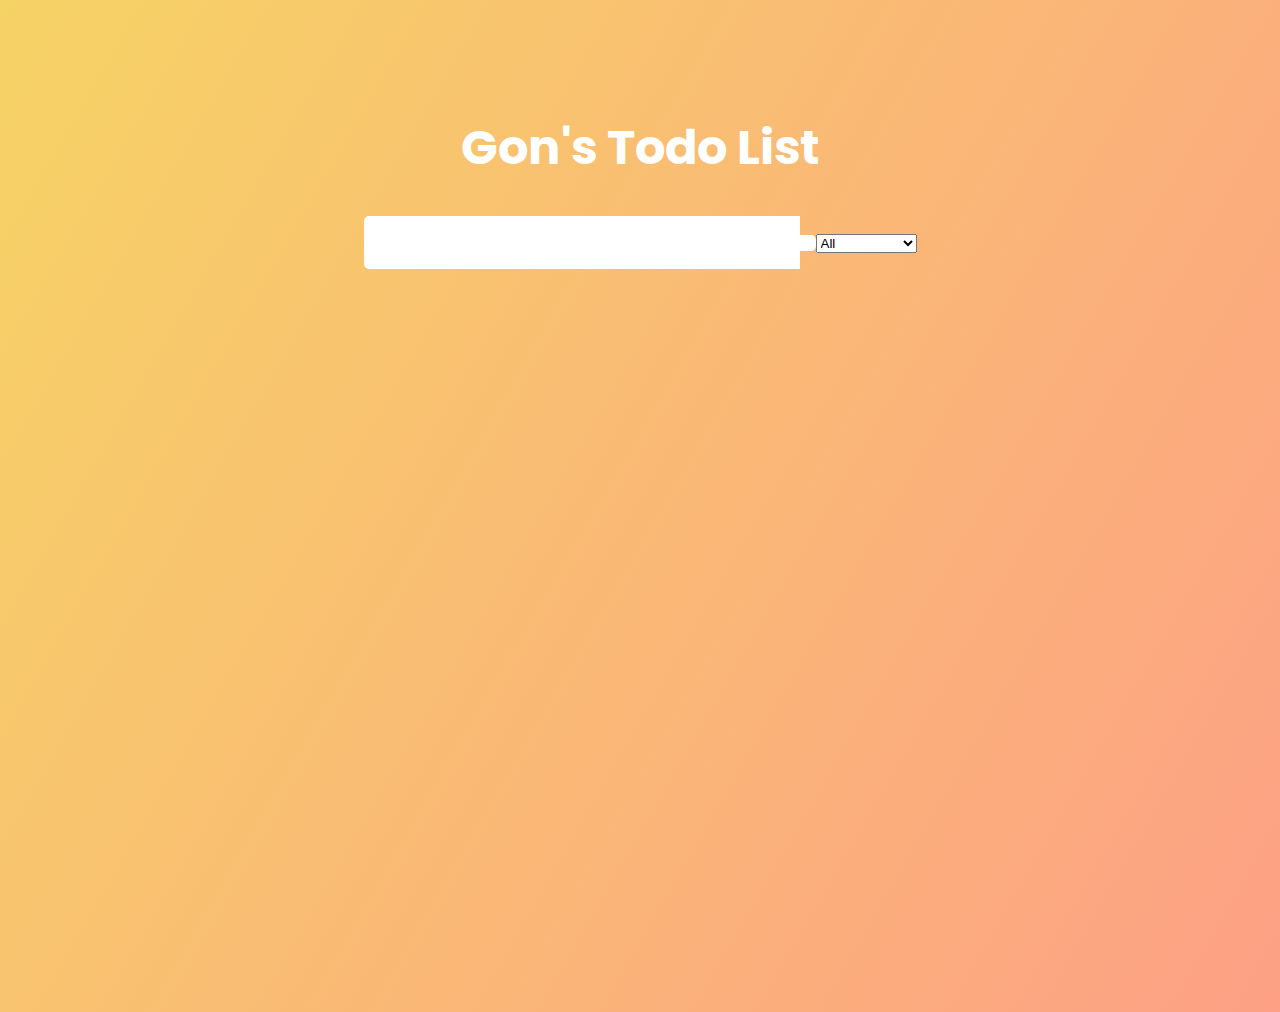
<file: 03.Todo-List/index.html>
<!DOCTYPE html>
<html lang="en">
  <head>
    <meta charset="UTF-8" />
    <meta name="viewport" content="width=device-width, initial-scale=1.0" />
    <link rel="preconnect" href="https://fonts.gstatic.com" />
    <link
      href="https://fonts.googleapis.com/css2?family=Poppins:wght@300;400;500&display=swap"
      rel="stylesheet"
    />
    <link
      rel="stylesheet"
      href="https://cdnjs.cloudflare.com/ajax/libs/font-awesome/5.15.1/css/all.min.css"
      integrity="sha512-+4zCK9k+qNFUR5X+cKL9EIR+ZOhtIloNl9GIKS57V1MyNsYpYcUrUeQc9vNfzsWfV28IaLL3i96P9sdNyeRssA=="
      crossorigin="anonymous"
    />
    <link rel="stylesheet" href="style.css" />
    <title>Todo App</title>
  </head>
  <body>
    <header>
      <h1>Gon's Todo List</h1>
    </header>

    <form>
      <input type="text" name="todo" class="todo-input" />
      <button class="todo-button" type="submit">
        <i class="fas fa-plus-square"></i>
      </button>

      <div class="select">
        <select name="todos" class="filter-todo">
          <option value="all">All</option>
          <option value="completed">Completed</option>
          <option value="uncompleted">Uncompleted</option>
        </select>
      </div>
    </form>

    <div class="todo-container">
      <ul class="todo-list"></ul>
    </div>

    <script src="app.js"></script>
  </body>
</html>
</file>
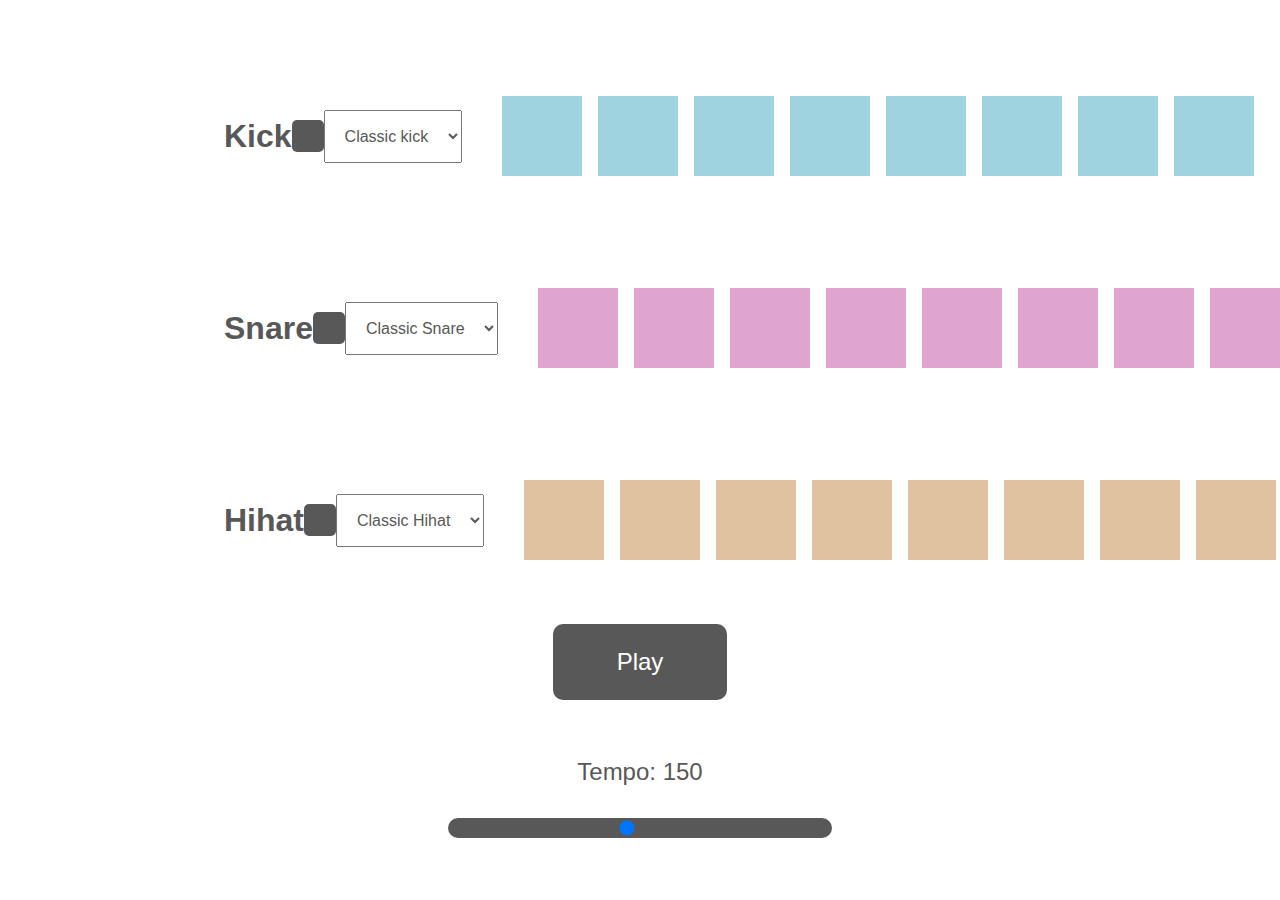
<file: 06.Beatmaker/index.html>
<!DOCTYPE html>
<html lang="en">
  <head>
    <meta charset="UTF-8" />
    <meta name="viewport" content="width=device-width, initial-scale=1.0" />
    <link
      rel="stylesheet"
      href="https://cdnjs.cloudflare.com/ajax/libs/font-awesome/5.15.1/css/all.min.css"
      integrity="sha512-+4zCK9k+qNFUR5X+cKL9EIR+ZOhtIloNl9GIKS57V1MyNsYpYcUrUeQc9vNfzsWfV28IaLL3i96P9sdNyeRssA=="
      crossorigin="anonymous"
    />
    <link rel="stylesheet" href="./style.css" />

    <title>Beatmaker</title>
  </head>
  <body>
    <div class="sequencer">
      <div class="kick-track">
        <div class="controls">
          <h1>Kick</h1>
          <button data-track="0" class="mute kick-volume">
            <i class="fas fa-volume-mute"></i>
          </button>
          <select name="kick-select" id="kick-select">
            <option value="./sounds/kick-classic.wav">Classic kick</option>
            <option value="./sounds/kick-808.wav">808 Kick</option>
            <option value="./sounds/kick-heavy.wav">Kick Heavy</option>
          </select>
        </div>

        <div class="kick">
          <div class="pad kick-pad b0"></div>
          <div class="pad kick-pad b1"></div>
          <div class="pad kick-pad b2"></div>
          <div class="pad kick-pad b3"></div>
          <div class="pad kick-pad b4"></div>
          <div class="pad kick-pad b5"></div>
          <div class="pad kick-pad b6"></div>
          <div class="pad kick-pad b7"></div>
        </div>
      </div>
      <div class="snare-track">
        <div class="controls">
          <h1>Snare</h1>
          <button data-track="1" class="mute snare-volume">
            <i class="fas fa-volume-mute"></i>
          </button>
          <select name="snare-select" id="snare-select">
            <option value="./sounds/snare-acoustic01.wav">Classic Snare</option>
            <option value="./sounds/snare-808.wav">808 Snare</option>
            <option value="./sounds/snare-vinyl02.wav">Snare vinyl02</option>
          </select>
        </div>

        <div class="snare">
          <div class="pad snare-pad b0"></div>
          <div class="pad snare-pad b1"></div>
          <div class="pad snare-pad b2"></div>
          <div class="pad snare-pad b3"></div>
          <div class="pad snare-pad b4"></div>
          <div class="pad snare-pad b5"></div>
          <div class="pad snare-pad b6"></div>
          <div class="pad snare-pad b7"></div>
        </div>
      </div>
      <div class="hihat-track">
        <div class="controls">
          <h1>Hihat</h1>
          <button data-track="2" class="mute hihat-volume">
            <i class="fas fa-volume-mute"></i>
          </button>
          <select name="hihat-select" id="hihat-select">
            <option value="./sounds/hihat-acoustic01.wav">Classic Hihat</option>
            <option value="./sounds/hihat-808.wav">808 Hihat</option>
            <option value="./sounds/hihat-analog.wav">Hihat Analog</option>
          </select>
        </div>

        <div class="hihat">
          <div class="pad hihat-pad b0"></div>
          <div class="pad hihat-pad b1"></div>
          <div class="pad hihat-pad b2"></div>
          <div class="pad hihat-pad b3"></div>
          <div class="pad hihat-pad b4"></div>
          <div class="pad hihat-pad b5"></div>
          <div class="pad hihat-pad b6"></div>
          <div class="pad hihat-pad b7"></div>
        </div>
      </div>
      <button class="play">Play</button>
      <div class="tempo">
        <p>Tempo: <span class="tempo-nb">150</span></p>
        <input
          type="range"
          class="tempo-slider"
          min="20"
          max="300"
          value="150"
        />
      </div>
    </div>

    <audio class="kick-sound" src="./sounds/kick-classic.wav"></audio>
    <audio class="snare-sound" src="./sounds/snare-acoustic01.wav"></audio>
    <audio class="hihat-sound" src="./sounds/hihat-acoustic01.wav"></audio>

    <script src="app.js"></script>
  </body>
</html>
</file>
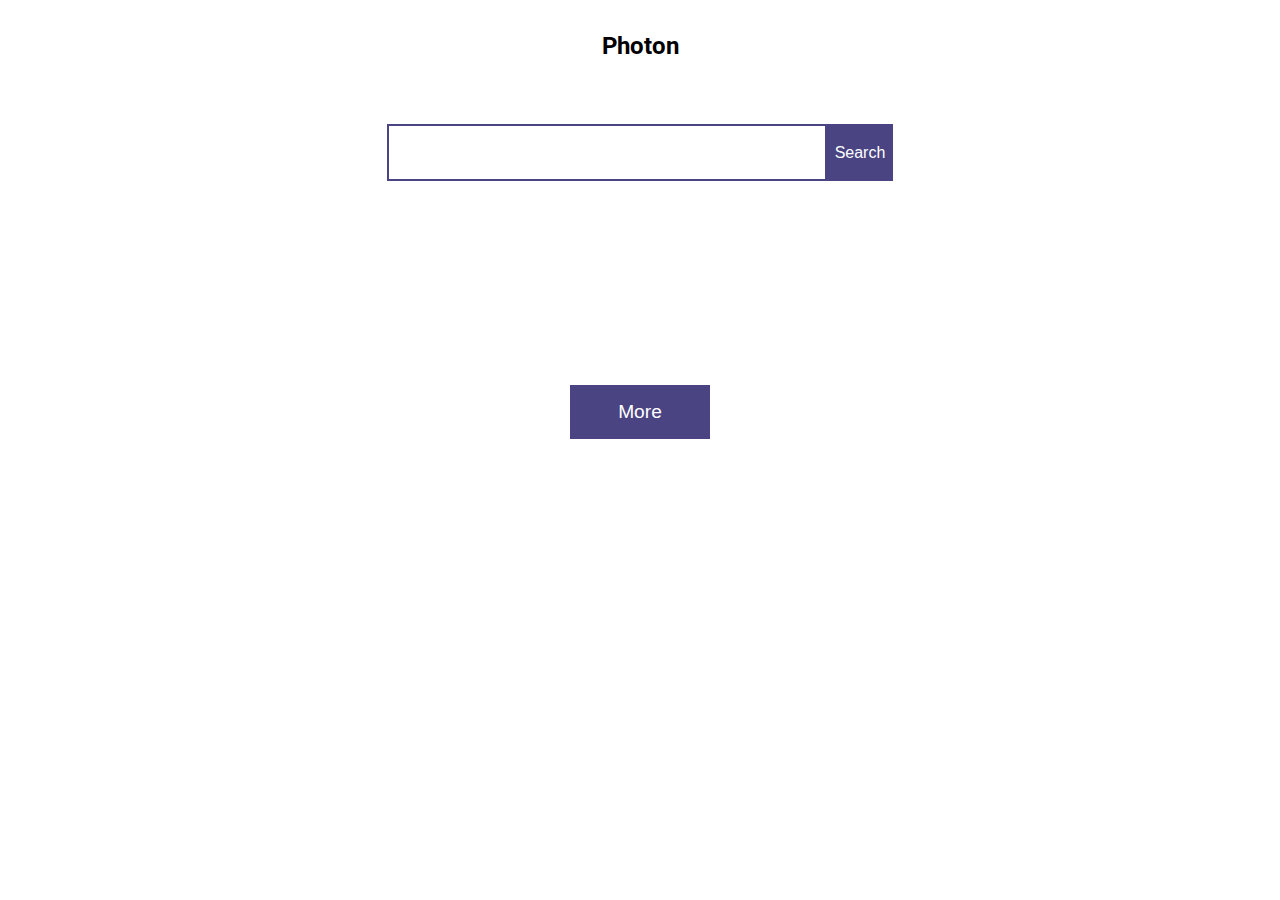
<file: 10.PhotonProject/index.html>
<!DOCTYPE html>
<html lang="en">
  <head>
    <meta charset="UTF-8" />
    <meta name="viewport" content="width=device-width, initial-scale=1.0" />
    <link rel="preconnect" href="https://fonts.gstatic.com" />
    <link
      href="https://fonts.googleapis.com/css2?family=Roboto&display=swap"
      rel="stylesheet"
    />
    <link rel="stylesheet" href="./style.css" />
    <title>Photon</title>
  </head>
  <body>
    <header>
      <h2><a href="./index.html" id="logo">Photon</a></h2>
      <form class="search-form">
        <input type="text" name="search" class="search-input" />
        <button type="submit" class="submit-btn">Search</button>
      </form>
    </header>
    <main>
      <div class="gallery"></div>
    </main>
    <div class="nav-button">
      <button class="more">More</button>
    </div>
    <script src="./app.js"></script>
  </body>
</html>
</file>
<file: 03.Todo-List/style.css>
* {
  padding: 0;
  margin: 0;
  box-sizing: border-box;
}

body {
  background-image: linear-gradient(120deg, #f6d365 0%, #fda085 100%);
  font-family: "Poppins", sans-serif;
  color: white;
  min-height: 100vh;
}

header {
  font-size: 1.5rem;
  margin: 7rem 0 2rem 0;
}

header,
form {
  min-width: 20vh;
  display: flex;
  justify-content: center;
  align-items: center;
}

form input,
form button {
  padding: 0.5rem;
  font-size: 2rem;
  border: none;
  background: white;
}

form input {
  border-top-left-radius: 5px;
  border-bottom-left-radius: 5px;
}

.todo-button {
  color: #fda085;
  background: white;
  cursor: pointer;
  border-top-right-radius: 5px;
  border-bottom-right-radius: 5px;
}

.todo-button .fas {
  transition: all 0.3s;
}

.todo-button .fas:hover {
  transform: scale(1.15);
}

.todo-container {
  display: flex;
  justify-content: center;
  align-items: center;
}

.todo-list {
  list-style: none;
  min-width: 30%;
}

.todo {
  margin: 1rem;
  background-color: white;
  color: black;
  font-size: 1.2rem;
  display: flex;
  align-items: center;
  border-radius: 5px;
  padding: 1rem;
  transition: all 0.5s ease;
}

.todo:first-child {
  margin-top: 5rem;
}

.complete-btn {
  margin-left: auto;
  margin-right: 20px;
}

.complete-btn,
.trash-btn {
  outline: none;
  border: 0;
  cursor: pointer;
  background-color: transparent;
}

.fa-trash,
.fa-check {
  pointer-events: none;
}

.completed {
  text-decoration: line-through;
  font-style: italic;
}

.fall {
  transform: translateY(8rem) rotateZ(20deg);
  opacity: 0;
}
</file>
<file: 06.Beatmaker/style.css>
* {
  margin: 0;
  padding: 0;
  box-sizing: border-box;
}

body {
  font-family: sans-serif;
}

i,
svg {
  pointer-events: none;
}

h1 {
  color: rgb(88, 88, 88);
}

.kick-pad,
.snare-pad,
.hihat-pad {
  width: 5rem;
  height: 5rem;
  margin: 1rem 0.5rem;
  cursor: pointer;
}

.kick-pad {
  background-color: rgb(160, 211, 224);
}

.snare-pad {
  background-color: rgb(224, 164, 208);
}

.hihat-pad {
  background-color: rgb(224, 194, 160);
}

.kick-pad.active {
  background: rgb(59, 197, 231);
}
.snare-pad.active {
  background: rgb(218, 58, 178);
}
.hihat-pad.active {
  background: rgb(241, 158, 64);
}

.sequencer {
  display: flex;
  min-height: 100vh;
  justify-content: center;
  align-items: center;
  flex-direction: column;
}

.kick,
.snare,
.hihat {
  display: flex;
}

.kick-track,
.snare-track,
.hihat-track {
  display: flex;
  justify-content: space-between;
  width: 70%;
  align-items: center;
  margin-top: 5rem;
}

.controls {
  display: flex;
  justify-content: space-between;
  align-items: center;
  flex: 1;
  margin: 0rem 2rem;
}

.controls button {
  padding: 1rem;
  border: none;
  background-color: rgb(88, 88, 88);
  color: white;
  font-size: 1rem;
  cursor: pointer;
  transition: all 0.5s ease;
  border-radius: 5px;
}

.pad {
  transition: all 0, 5s ease;
}

.play {
  padding: 1.5rem 4rem;
  font-size: 1.5rem;
  background: rgb(88, 88, 88);
  color: white;
  border: none;
  cursor: pointer;
  margin-top: 3rem;
  border-radius: 10px;
}

select {
  padding: 1rem;
  font-size: 1rem;
  color: rgb(88, 88, 88);
}

.mute.active {
  background-color: grey;
}

.tempo {
  width: 30%;
  margin: auto;
  text-align: center;
}

.tempo-slider {
  width: 100%;
  -webkit-appearance: none;
  padding: 0.15rem;
  background-color: rgb(88, 88, 88);
  border-radius: 3rem;
  margin-top: 2rem;
  cursor: pointer;
}

.tempo p {
  font-size: 1.5rem;
  color: rgb(88, 88, 88);
}

@keyframes playTrack {
  from {
    transform: scale(1);
  }
  to {
    transform: scale(1.2);
  }
}
</file>
<file: 10.PhotonProject/style.css>
* {
  margin: 0;
  padding: 0;
  box-sizing: border-box;
}

body {
  font-family: "Roboto", sans-serif;
}

header {
  display: flex;
  flex-direction: column;
  min-width: 30vh;
  justify-content: center;
  align-items: center;
}

header h2 {
  padding: 2rem;
}

#logo {
  text-decoration: none;
  color: black;
}

.search-form {
  padding: 2rem;
  display: flex;
}

.search-form input {
  font-size: 2rem;
  padding: 0.5rem;
  width: 100%;
  border: none;
  border: 2px solid rgb(74, 68, 131);
  outline: none;
}

.search-form button {
  border: none;
  padding: 0.5rem;
  font-size: 1rem;
  background-color: rgb(74, 68, 131);
  color: white;
  cursor: pointer;
  outline: none;
}

.gallery-info {
  display: flex;
  justify-content: space-between;
  align-items: center;
  color: gray;
  padding: 0.5rem 0rem;
}

.gallery-info a {
  color: grey;
}

.gallery {
  display: grid;
  grid-template-columns: repeat(auto-fill, minmax(350px, 1fr));
  width: 80%;
  margin: auto;
  row-gap: 5rem;
  column-gap: 3rem;
  padding: 2rem 0rem;
}

.gallery-img img {
  width: 100%;
  height: 100%;
  object-fit: cover;
}

.nav-button {
  min-height: 30vh;
  display: flex;
  justify-content: center;
  align-items: center;
}

.more {
  padding: 1rem 3rem;
  background: rgb(74, 68, 131);
  color: white;
  border: none;
  outline: none;
  font-size: 1.2rem;
  cursor: pointer;
}
</file>
